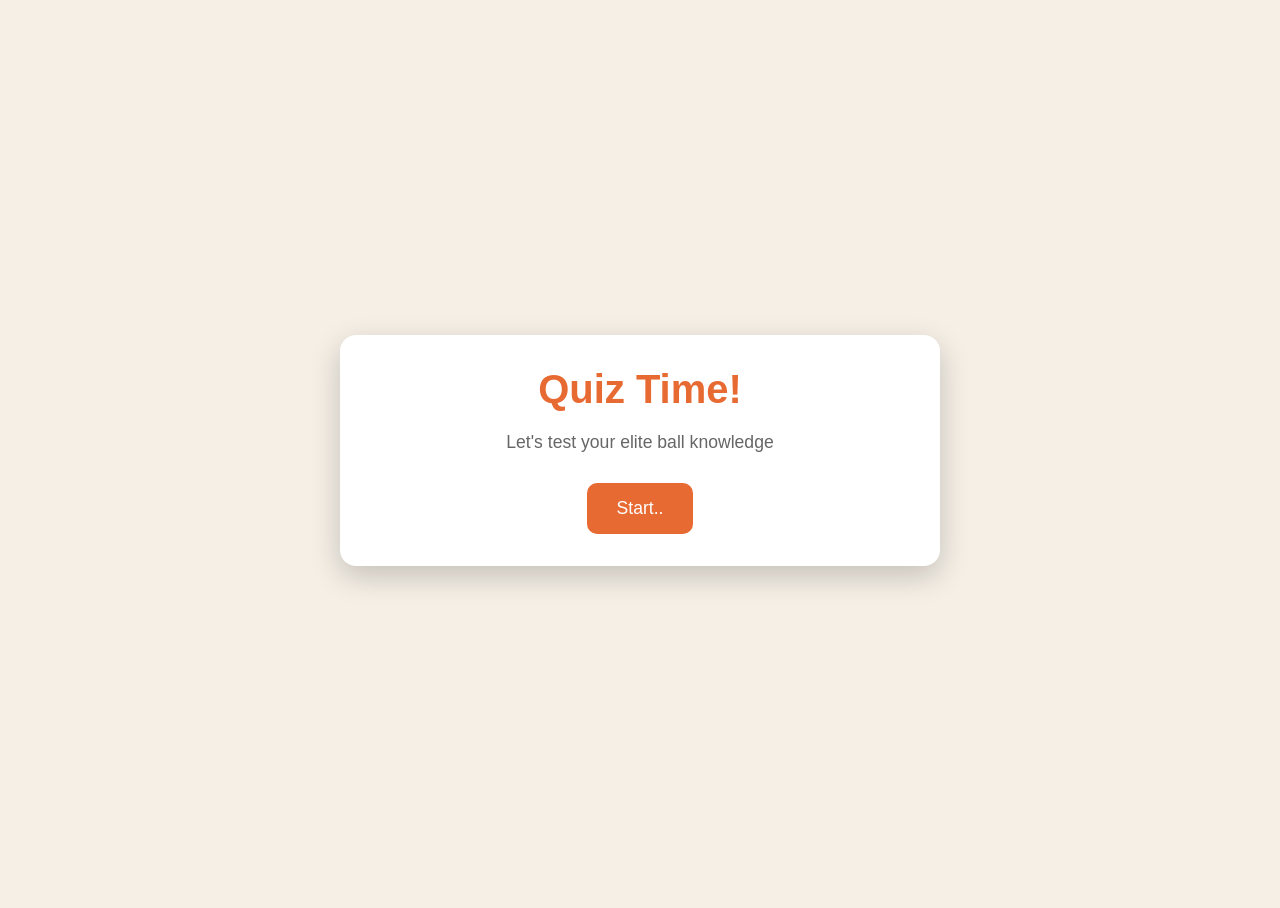
<file: 01-quizApp/index.html>
<!DOCTYPE html>
<html lang="en">

<head>
    <meta charset="UTF-8" />
    <meta name="viewport" content="width=device-width, initial-scale=1.0" />
    <title>Quiz App</title>
    <link rel="stylesheet" href="style.css" class="css" />
</head>

<body>
    <div class="container">
        <div class="screen active" id="start-screen">
            <h1>Quiz Time!</h1>
            <p>Let's test your elite ball knowledge</p>
            <button id="start-btn">Start..</button>
        </div>
        <div class="screen" id="quiz-screen">
            <div class="quiz-header">
                <h2 id="question-text">Question goes here</h2>
                <div>
                    <p>Question <span id="current-question">1</span> of <span id="total-questions">5</span>
                    </p>
                    <p>Score: <span id="score">0</span></p>
                </div>
            </div>
            <div id="answers-container" class="ans-container">

            </div>
            <div class="progress-bar">
                <div id="progress" class="progress"></div>
            </div>
        </div>

        <div id="result-screen" class="screen">
            <h1>Quiz Results</h1>
            <div class="result-info">
                <p>You scored <span id="final-score">0</span> out of <span id="max-score">5</span>
                </p>
                <div id="result-message">Good job!</div>
            </div>
            <button id="restart-btn">Restart Quiz</button>
        </div>
    </div>
    <script src="script.js"></script>
</body>

</html>
</file>
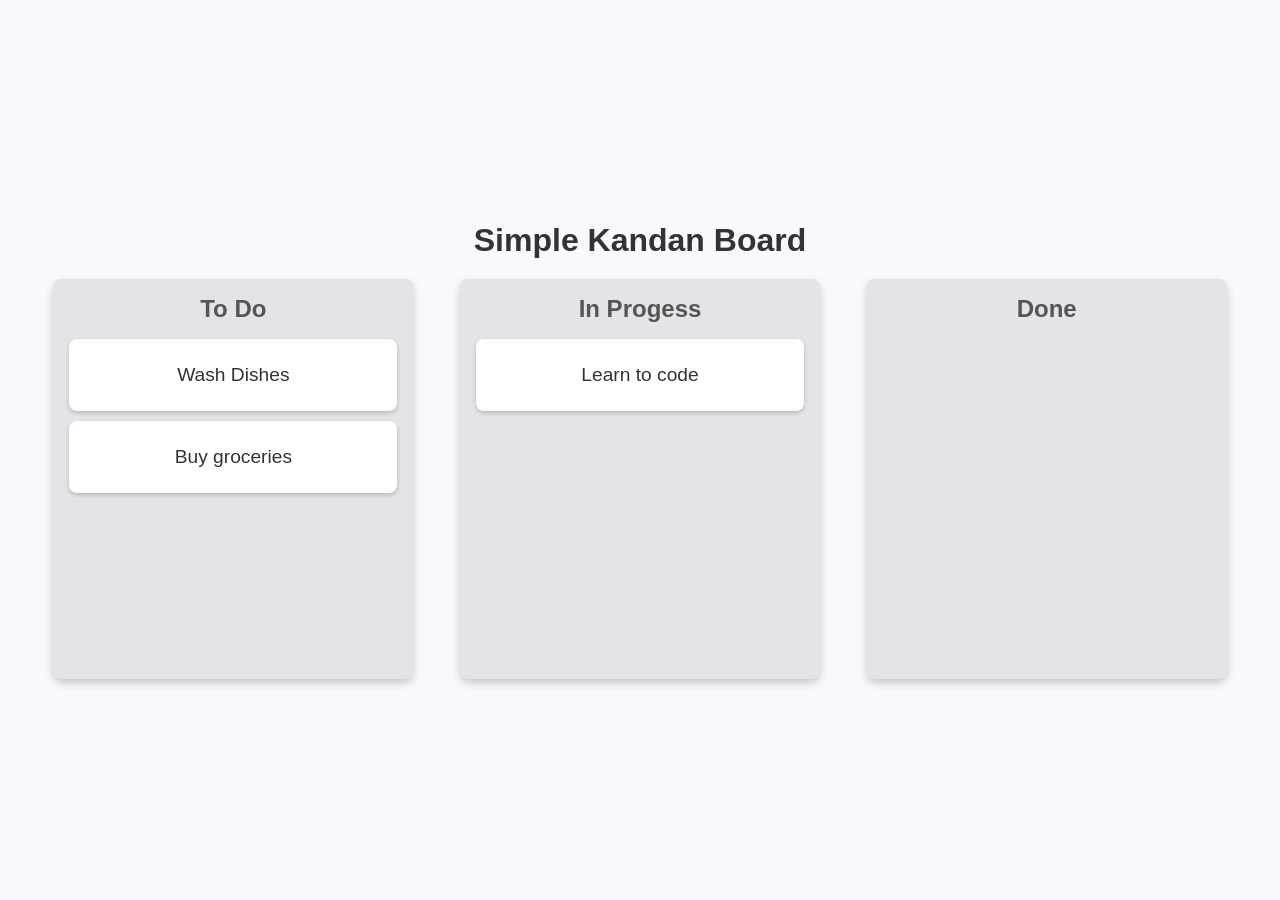
<file: 03-drag-drop-board/index.html>
<!DOCTYPE html>
<html lang="en">
<head>
    <meta charset="UTF-8">
    <meta name="viewport" content="width=device-width, initial-scale=1.0"/>
    <title>Drag and Drop</title>
    <link rel="stylesheet" href="style.css" class="css">
</head>
<body>
    <div class="container">
        <h1>Simple Kandan Board</h1>

        <div class="board">
            <!-- LIST 1  -->
            <div class="list" id="list1">
                <h2>To Do</h2>
                <div class="card" draggable="true" id="card1">Wash Dishes</div>
                <div class="card" draggable="true" id="card2">Buy groceries</div>
            </div>
            <!-- LIST 2 -->
             <div class="list" id="list2">
                <h2>In Progess</h2>
                <div class="card" draggable="true" id="card3">Learn to code</div>
            </div>
            <!-- LIST 3 -->
             <div class="list" id="list3">
                <h2>Done</h2>
            </div>
        </div>
    </div>
    <script src="script.js"></script>
</body>
</html>
</file>
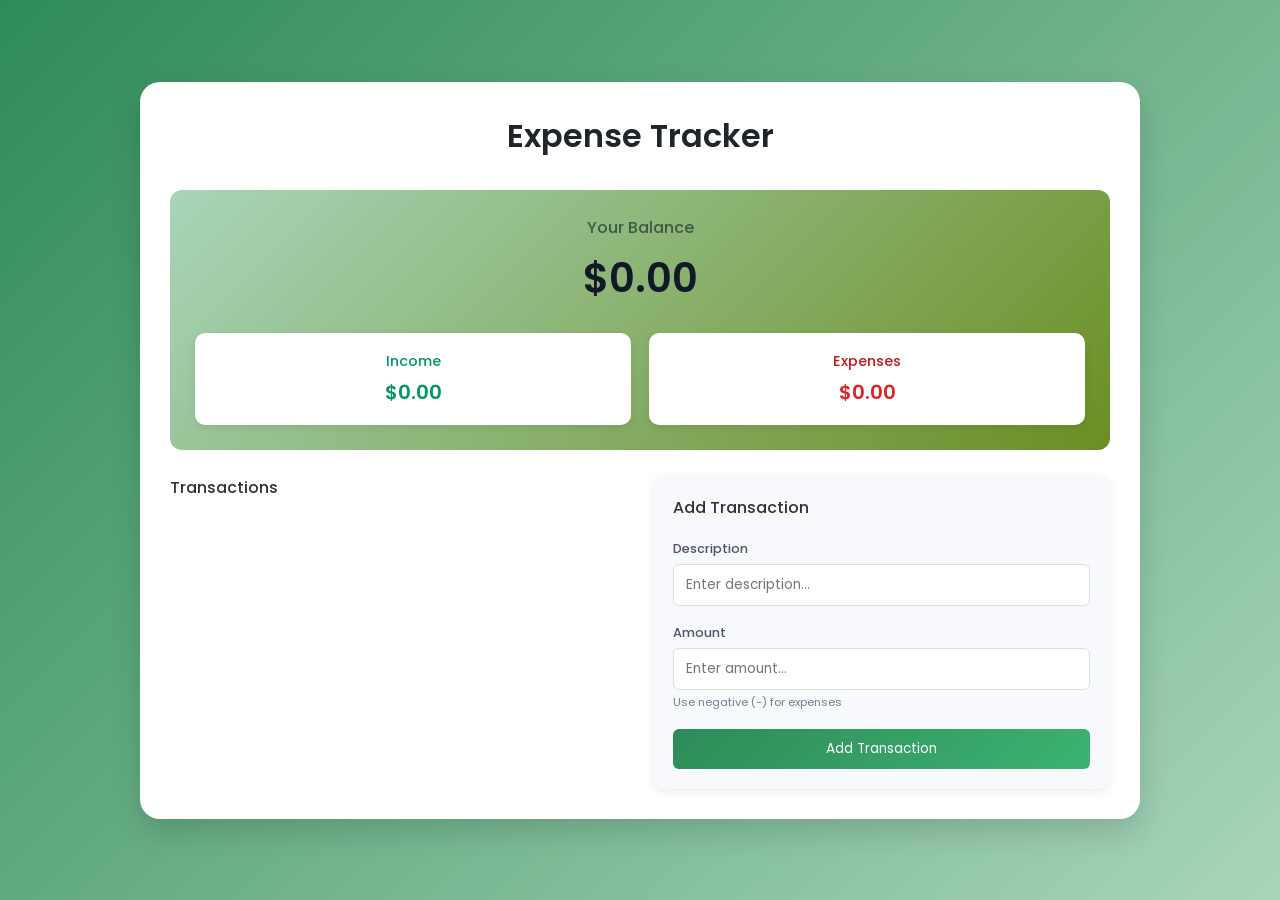
<file: 04-expense-tracker/index.html>
<!DOCTYPE html>
<html lang="en">

<head>
    <meta charset="UTF-8">
    <meta name="viewport" content="width=device-width, initial-scale=1.0">
    <title>Expense Tracker</title>

    <link rel="stylesheet" href="style.css">

    <link rel="preconnect" href="https://fonts.googleapis.com">
    <link rel="preconnect" href="https://fonts.gstatic.com" crossorigin>
    <link href="https://fonts.googleapis.com/css2?family=Poppins:wght@400;500;600;700&display=swap"
        rel="stylesheet">
</head>

<body>

    <div class="container">

        <h1>Expense Tracker</h1>

        <!-- BALANCE SECTION -->
        <div class="balance-container">

            <h2>Your Balance</h2>
            <h3 id="balance">$0.00</h3>

            <div class="summary">

                <div class="income">
                    <h3>Income</h3>
                    <p id="income-amount">$0.00</p>
                </div>

                <div class="expenses">
                    <h3>Expenses</h3>
                    <p id="expense-amount">$0.00</p>
                </div>

            </div>

        </div>


        <!-- MAIN CONTENT -->
        <div class="main-content">

            <!-- TRANSACTIONS -->
            <div class="transaction-container">

                <h2>Transactions</h2>

                <ul id="transaction-list">
                    <!-- TRANSACTIONS WILL APPEAR HERE -->
                </ul>

            </div>


            <!-- ADD TRANSACTION -->
            <div class="form-container">

                <h2>Add Transaction</h2>

                <form id="transaction-form">

                    <div class="form-group">

                        <label for="description">Description</label>

                        <input
                            type="text"
                            id="description"
                            placeholder="Enter description..."
                            required
                        >

                    </div>


                    <div class="form-group">

                        <label for="amount">Amount</label>

                        <input
                            type="number"
                            id="amount"
                            placeholder="Enter amount..."
                            required
                        >

                        <small>Use negative (-) for expenses</small>

                    </div>


                    <button type="submit">
                        Add Transaction
                    </button>

                </form>

            </div>

        </div>

    </div>

    <script src="script.js"></script>

</body>
</html>
</file>
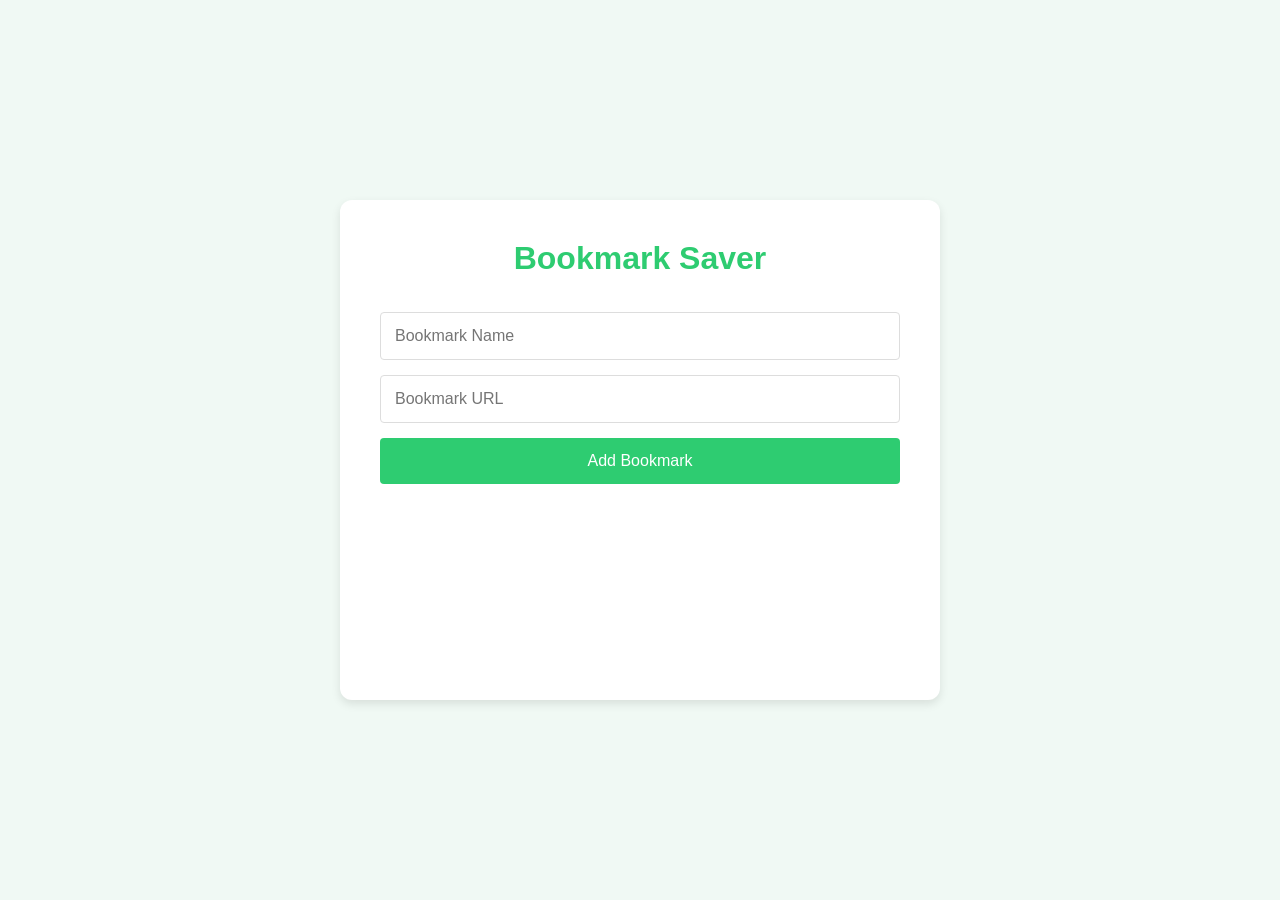
<file: 05-bookmark-saver/index.html>
<!DOCTYPE html>
<html lang="en">
<head>
    <meta charset="UTF-8">
    <meta name="viewport" content="width=device-width, initial-scale=1.0">
    <title>Bookmark saver</title>
    <link rel="stylesheet" href="style.css" class="css">
</head>
<body>
    <div class="app-container">
        <h1>Bookmark Saver</h1>
        <div class="input-container">
            <input type="text" id="bookmark-name" placeholder="Bookmark Name">
            <input type="text" id="bookmark-url" placeholder="Bookmark URL">
            <button id="add-bookmark">Add Bookmark</button>
        </div>

        <ul id="bookmark-list"></ul>
    </div>
    <script src="script.js"></script>
</body>
</html>
</file>
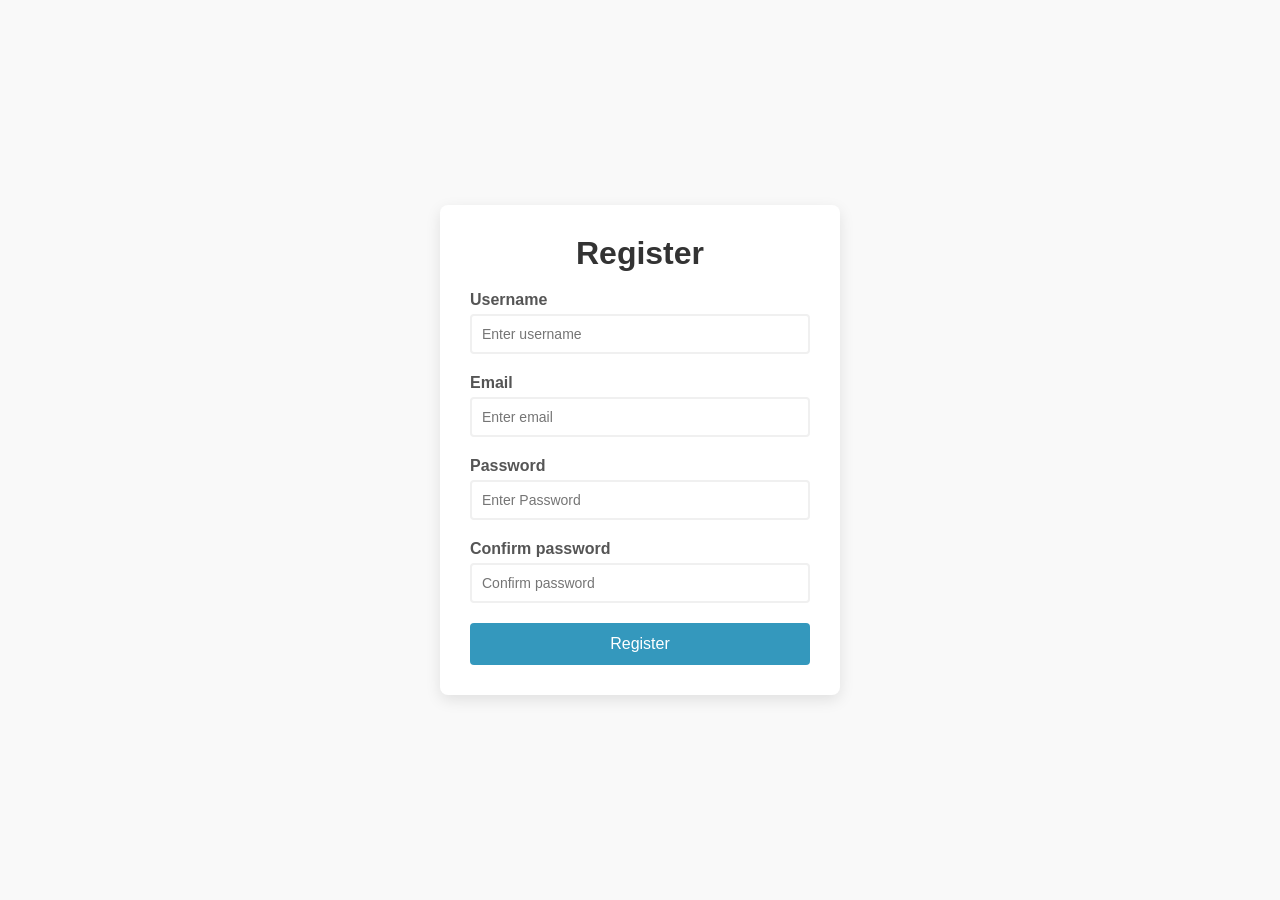
<file: 06-form-validator/index.html>
<!DOCTYPE html>
<html lang="en">
<head>
    <meta charset="UTF-8">
    <meta name="viewport" content="width=device-width, initial-scale=1.0">
    <title>Form Validator</title>
    <link rel="stylesheet" href="style.css" class="css">
</head>
<body>
    <div class="container">
        <form id="registration-form">
            <h1>Register</h1>

            <!-- username -->
            <div class="form-group">
                <label for="username">Username</label>
                <input type="text" id="username" placeholder="Enter username">
                <small></small>
            </div>
            <!-- email -->
             <div class="form-group">
                <label for="email">Email</label>
                <input type="email" id="email" placeholder="Enter email">
                <small></small>
            </div>
            <!-- password -->
             <div class="form-group">
                <label for="password">Password</label>
                <input type="password" id="password" placeholder="Enter Password">
                <small></small>
            </div>
            <!-- confirm password -->
             <div class="form-group">
                <label for="confirmPassword">Confirm password</label>
                <input type="password" id="confirmPassword" placeholder="Confirm password">
                <small></small>
            </div>
            <button type="submit">Register</button>
        </form>
    </div>

    <script src="script.js"></script>
</body>
</html>
</file>
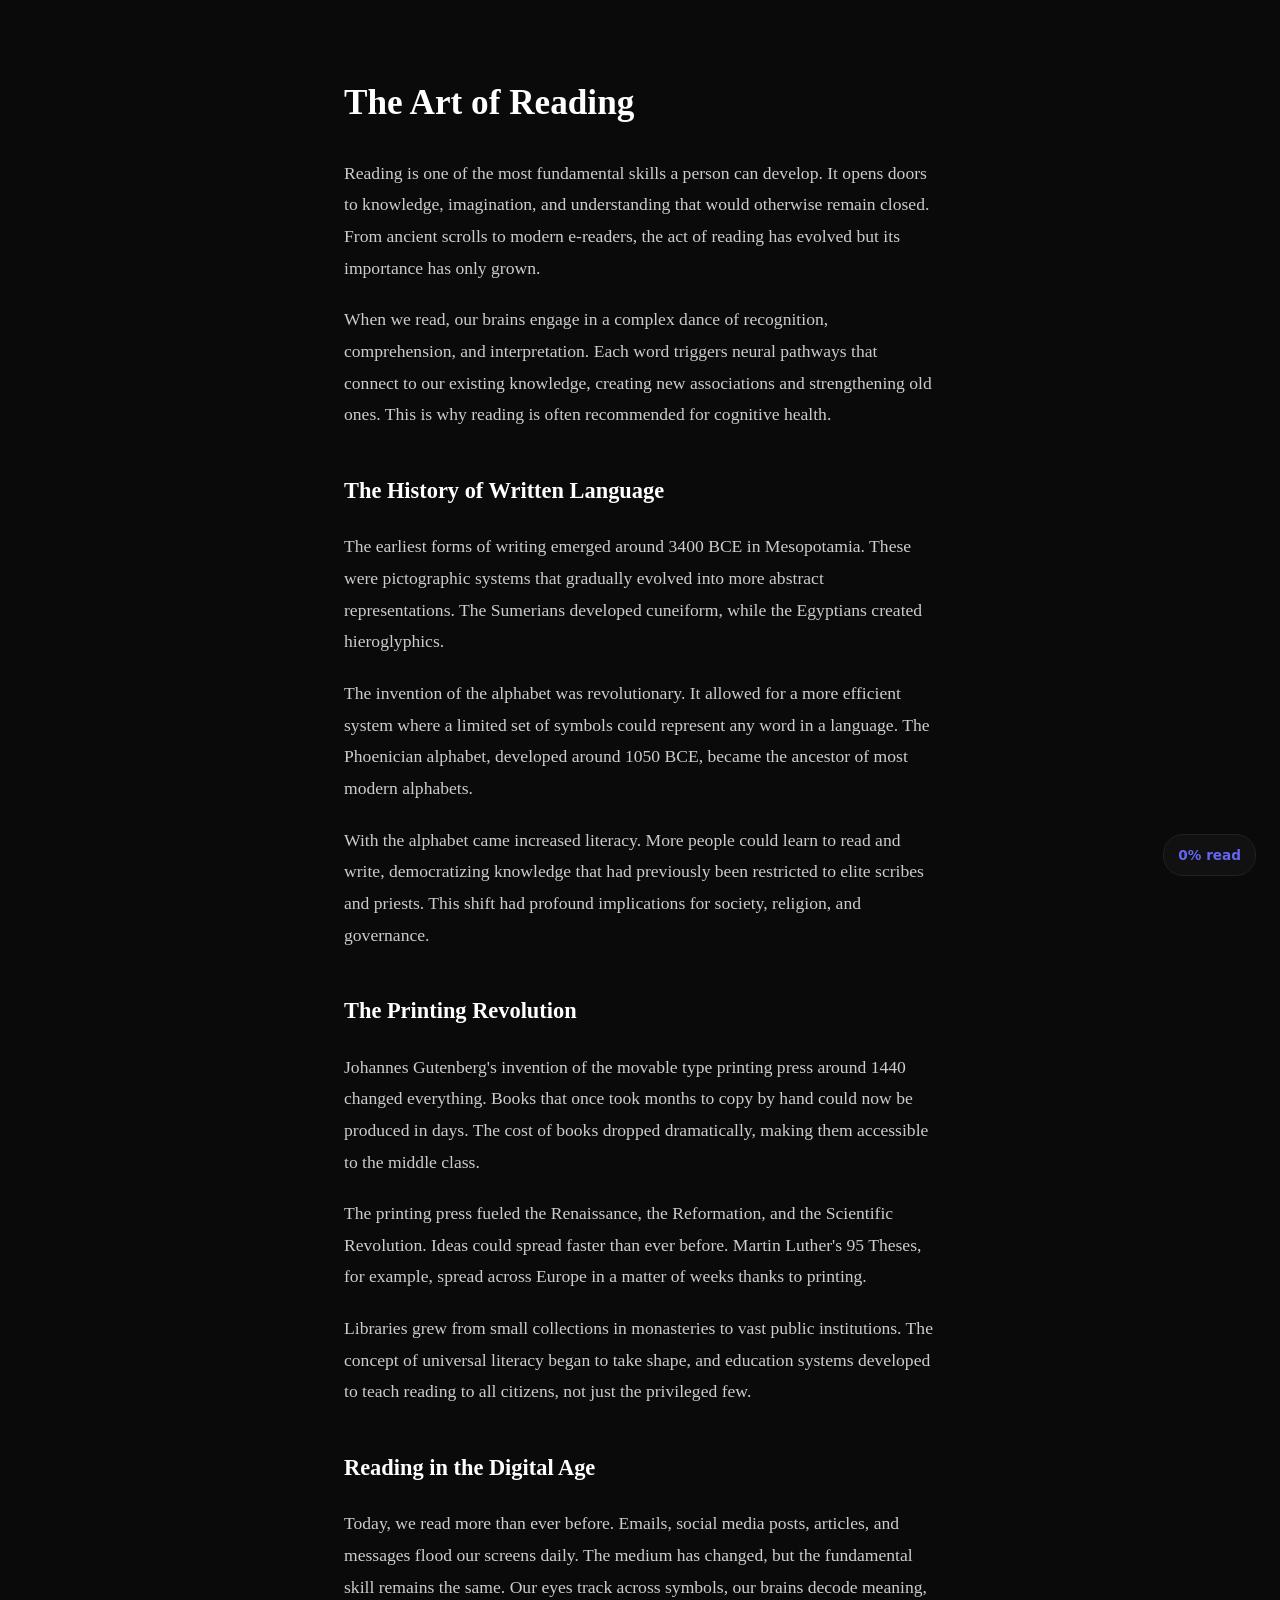
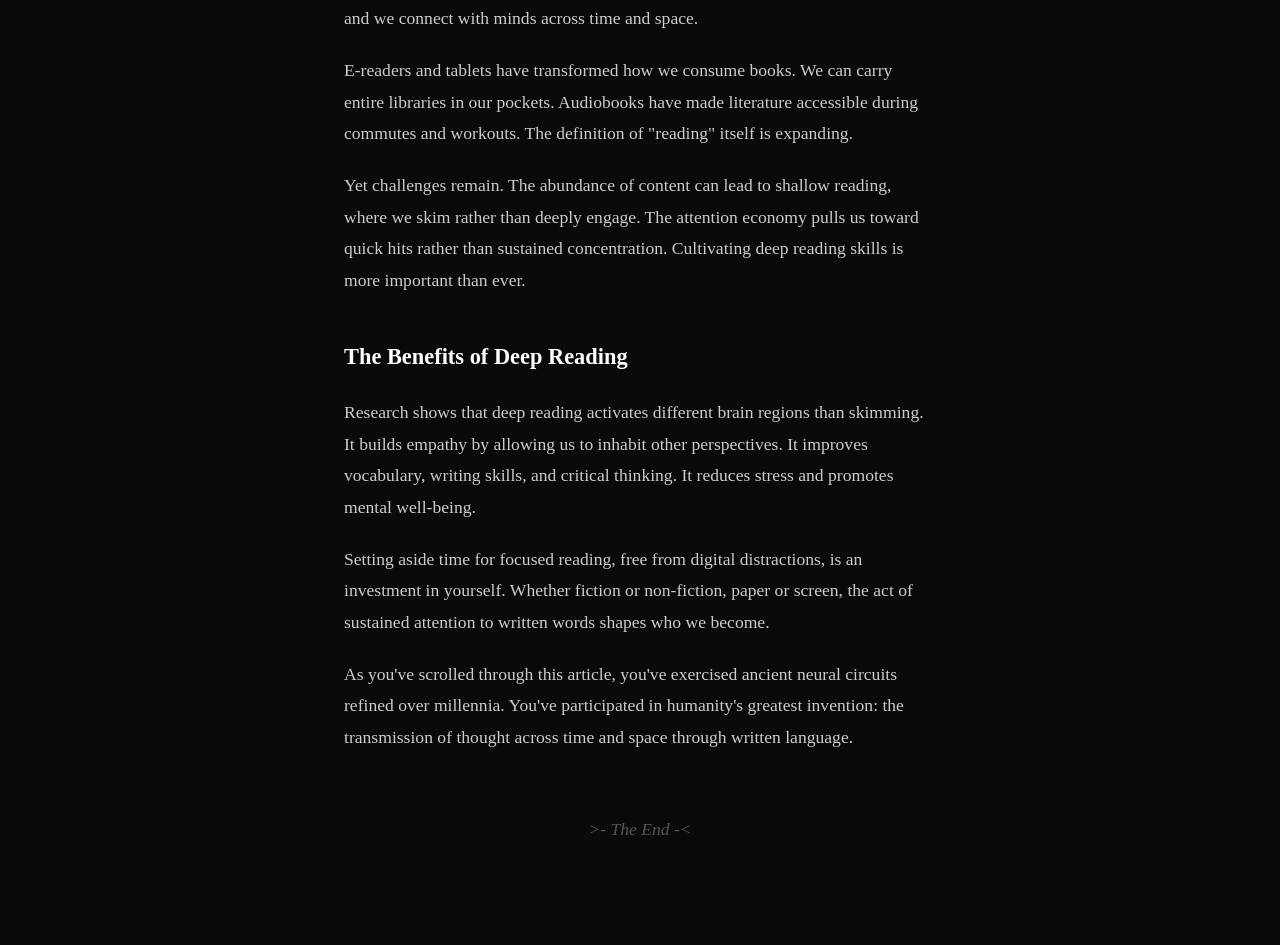
<file: 14-progress-scroll/index.html>
<!DOCTYPE html>
<html lang="en">
<head>
    <meta charset="UTF-8">
    <meta name="viewport" content="width=device-width, initial-scale=1.0">
    <title>Scroll Progess</title>
    <link rel="stylesheet" href="style.css" class="css"/>
    <script src="script.js" defer></script>
</head>
<body>
    <div class="progess-bar" id="progessBar"></div>
    <div class="badge" id="badge">0% read</div>

    <article class="content">
        <h1>The Art of Reading</h1>
        <p>
        Reading is one of the most fundamental skills a person can develop. It opens doors to
        knowledge, imagination, and understanding that would otherwise remain closed. From ancient
        scrolls to modern e-readers, the act of reading has evolved but its importance has only
        grown.
      </p>

      <p>
        When we read, our brains engage in a complex dance of recognition, comprehension, and
        interpretation. Each word triggers neural pathways that connect to our existing knowledge,
        creating new associations and strengthening old ones. This is why reading is often
        recommended for cognitive health.
      </p>

      <h2>The History of Written Language</h2>

      <p>
        The earliest forms of writing emerged around 3400 BCE in Mesopotamia. These were
        pictographic systems that gradually evolved into more abstract representations. The
        Sumerians developed cuneiform, while the Egyptians created hieroglyphics.
      </p>

      <p>
        The invention of the alphabet was revolutionary. It allowed for a more efficient system
        where a limited set of symbols could represent any word in a language. The Phoenician
        alphabet, developed around 1050 BCE, became the ancestor of most modern alphabets.
      </p>

      <p>
        With the alphabet came increased literacy. More people could learn to read and write,
        democratizing knowledge that had previously been restricted to elite scribes and priests.
        This shift had profound implications for society, religion, and governance.
      </p>

      <h2>The Printing Revolution</h2>

      <p>
        Johannes Gutenberg's invention of the movable type printing press around 1440 changed
        everything. Books that once took months to copy by hand could now be produced in days. The
        cost of books dropped dramatically, making them accessible to the middle class.
      </p>

      <p>
        The printing press fueled the Renaissance, the Reformation, and the Scientific Revolution.
        Ideas could spread faster than ever before. Martin Luther's 95 Theses, for example, spread
        across Europe in a matter of weeks thanks to printing.
      </p>

      <p>
        Libraries grew from small collections in monasteries to vast public institutions. The
        concept of universal literacy began to take shape, and education systems developed to teach
        reading to all citizens, not just the privileged few.
      </p>

      <h2>Reading in the Digital Age</h2>

      <p>
        Today, we read more than ever before. Emails, social media posts, articles, and messages
        flood our screens daily. The medium has changed, but the fundamental skill remains the same.
        Our eyes track across symbols, our brains decode meaning, and we connect with minds across
        time and space.
      </p>

      <p>
        E-readers and tablets have transformed how we consume books. We can carry entire libraries
        in our pockets. Audiobooks have made literature accessible during commutes and workouts. The
        definition of "reading" itself is expanding.
      </p>

      <p>
        Yet challenges remain. The abundance of content can lead to shallow reading, where we skim
        rather than deeply engage. The attention economy pulls us toward quick hits rather than
        sustained concentration. Cultivating deep reading skills is more important than ever.
      </p>

      <h2>The Benefits of Deep Reading</h2>

      <p>
        Research shows that deep reading activates different brain regions than skimming. It builds
        empathy by allowing us to inhabit other perspectives. It improves vocabulary, writing
        skills, and critical thinking. It reduces stress and promotes mental well-being.
      </p>

      <p>
        Setting aside time for focused reading, free from digital distractions, is an investment in
        yourself. Whether fiction or non-fiction, paper or screen, the act of sustained attention to
        written words shapes who we become.
      </p>

      <p>
        As you've scrolled through this article, you've exercised ancient neural circuits refined
        over millennia. You've participated in humanity's greatest invention: the transmission of
        thought across time and space through written language.
      </p>

      <p class="end">>- The End -<</p>
    </article>
</body>
</html>
</file>
<file: 01-quizApp/style.css>
/* basic reset */

*{
    margin-top: 0;
    padding: 0;
    box-sizing: border-box;
}

body{
    background: #f5efe6;
    display: flex;
    justify-content: center;
    align-items: center;
    min-height: 100vh;
    padding: 1rem;
    font-family: sans-serif;
}

.container{
    background-color: white;
    border-radius: 1rem;
    box-shadow: 0 10px 30px rgba(0, 0, 0, 0.2);
    width: 100%;
    max-width: 600px;
    overflow: hidden;
    position: relative;
}

/* SCREENS */
.screen{
    display: none;
    padding: 2rem;
    text-align: center;
}

.screen.active{
    display: block;
}

/* START SCREENS */
#start-screen h1{
    color: #e86a33;
    margin-bottom: 20px;
    font-size: 2.5rem;
}
#start-screen p{
    color: #666;
    margin-bottom: 30px;
    font-size: 1.1rem;
}

.quiz-header{
    margin-bottom: 2rem;
}

#question-text{
    color: #333;
    font-size: 1.5rem;
    margin-bottom: 1rem;
    line-height: 1.4;
}

.quiz-info{
    display: flex;
    justify-content: space-between;
    color: #666;
    margin-bottom: 10px;
}

.ans-container{
    display: flex;
    flex-direction: column;
    gap: 10px;
    margin-bottom: 25px;
}

.ans-btn{
    background-color: #f8f0e5;
    color: #333;
    border: 2px solid #eadbc8;
    border-radius: 10px;
    padding: 1rem;
    cursor: pointer;
    text-align-last: left;
    transition: all 0.3s ease;
}

.ans-btn:hover{
    background-color: #eadbc8;
    border-color: #dac0ae;
}

.ans-btn.correct{
    background-color: #e6fff0;
    border-color: #a3f0c4;
    color: #28a745;
}

.ans-btn.incorrect{
    background-color: #fff0f0;
    border-color: #ffbdbd;
    color: #dc3545;
}

.progress-bar{
    height: 10px;
    background-color: #f8f0e5;
    border-color: 5px;
    overflow: hidden;
    margin-top: 20px;
}

.progress{
    height: 100%;
    background-color: #e86a33;
    width: 0%;
    transition: width 0.3s ease;
}

/* RESULT SCREEN */
#result-screen h1{
    color: #e86a33;
    margin-bottom: 30px;
}

.result-info{
    background-color: #f8f0e5;
    border-radius: 10px;
    padding: 20px;
    margin-bottom: 30px;
}

.result-info p{
    font-size: 1.2rem;
    color: #333;
    margin-bottom: 1rem;
}

button{
    background-color: #e86a33;
    color: white;
    border: none;
    border-radius: 10px;
    padding: 15px 30px;
    font-size: 1.1rem;
    cursor: pointer;
    transition: background-color 0.3s ease;
}

button:hover{
    background-color: #d45b28;
}

/* RESPONSIVE DESIGN */
@media (max-width:500px) {
    /* when we hit 500px and below, implement the styles below */

    .screen{
        padding: 1rem;
    }

    #start-screen h1{
        font-size: 2rem;
    }

    #question-text{
        font-size: 2rem;
    }

    .ans-btn{
        padding: 12px;
    }

    button{
        padding: 12px 25px;
        font-size: 1rem;
    }
}
</file>
<file: 03-drag-drop-board/style.css>
* {
    margin: 0;
    padding: 0;
    box-sizing: border-box;
}

body {
    font-family: sans-serif;
    background-color: #f7f9fc;
    display: flex;
    justify-content: center;
    align-items: center;
    min-height: 100vh;
}

.container {
    text-align: center;
    width: 100%;
    padding: 1.2rem;
}

h1 {
    color: #333;
    margin-bottom: 20px;
    font-size: 2rem;
}

.board {
    display: flex;
    justify-content: space-around;
    align-items: flex-start;
    width: 100%;
    max-width: 1200px;
    margin: 0 auto;
    gap: 20px;
}

.list {
    background-color: #e3e4e8;
    padding: 1rem;
    border-radius: 8px;
    width: 30%;
    min-height: 400px;
    box-shadow: 0 4px 8px rgba(0, 0, 0, 0.2);
}

.list h2 {
    color: #555;
    margin-bottom: 1rem;
    font-size: 1.5rem;
}

.card {
    background-color: white;
    color: #333;
    margin-bottom: 10px;
    padding: 25px;
    border-radius: 8px;
    cursor: grab;
    font-size: 1.2rem;
    box-shadow: 0 2px 4px rgba(0, 0, 0, 0.2);
    transition: transform 0.2s, box-shadow 0.2s;
}

.card:active {
    cursor: grabbing;
    transform: scale(1.05);
    box-shadow: 0 2px 8px rgba(0, 0, 0, 0.2);
}

.list.over {
    background-color: #d1d3d8;
}

@media (max-width: 768px) {
    .board {
        flex-direction: column;
        align-items: center;
    }

    .list {
        width: 80%;
        margin-bottom: 20px;
    }
}
</file>
<file: 04-expense-tracker/style.css>
* {
    margin: 0;
    padding: 0;
    box-sizing: border-box;
}

body {
    min-height: 100vh;
    padding: 30px 20px;

    display: flex;
    justify-content: center;
    align-items: center;

    font-family: "Poppins", sans-serif;

    background: linear-gradient(
        135deg,
        #2e8b57,
        #a8d5ba
    );

    color: #2d3436;
}


/* MAIN WHITE CONTAINER */

.container {
    width: 100%;
    max-width: 1000px;

    background: #ffffff;

    padding: 30px;

    border-radius: 20px;

    box-shadow: 0 12px 30px rgba(0, 0, 0, 0.15);
}


/* TITLE */

.container > h1 {
    text-align: center;

    font-size: 2rem;
    font-weight: 600;

    color: #20242c;

    margin-bottom: 30px;
}


/* =========================
   BALANCE SECTION
========================= */

.balance-container {
    background: linear-gradient(
        135deg,
        #a8d5ba,
        #6b8e23
    );

    border-radius: 12px;

    padding: 25px;

    text-align: center;

    margin-bottom: 25px;
}


/* DON'T USE GLOBAL h2 BACKGROUND */

.balance-container h2 {
    background: none;
    padding: 0;
    margin: 0;

    color: #3f5947;

    font-size: 1rem;
    font-weight: 500;
}


.balance-container > h3 {
    font-size: 2.5rem;

    color: #111827;

    margin: 8px 0 25px;

    font-weight: 600;
}


/* =========================
   INCOME / EXPENSE
========================= */

.summary {
    display: grid;

    grid-template-columns: 1fr 1fr;

    gap: 18px;
}


.income,
.expenses {
    background: white;

    padding: 18px;

    border-radius: 10px;

    box-shadow: 0 3px 8px rgba(0, 0, 0, 0.08);
}


.income h3,
.expenses h3 {
    background: none;
    padding: 0;
    margin: 0 0 5px;

    font-size: 0.9rem;
    font-weight: 500;
}


.income h3 {
    color: #059669;
}


.expenses h3 {
    color: #b91c1c;
}


.income p,
.expenses p {
    font-size: 1.25rem;

    font-weight: 600;
}


.income p {
    color: #059669;
}


.expenses p {
    color: #dc2626;
}


/* =========================
   MAIN CONTENT
========================= */

.main-content {
    display: grid;

    grid-template-columns: 1fr 1fr;

    gap: 25px;
}


/* =========================
   TRANSACTIONS
========================= */

.transaction-container {
    min-height: 300px;
}


.transaction-container h2,
.form-container h2 {
    background: none;

    padding: 0;

    margin: 0 0 20px;

    font-size: 1rem;

    font-weight: 500;

    color: #333;
}


#transaction-list {
    list-style: none;

    max-height: 350px;

    overflow-y: auto;
}


.transaction {
    display: flex;

    justify-content: space-between;

    align-items: center;

    padding: 12px 15px;

    margin-bottom: 10px;

    background: #fff;

    border-radius: 8px;

    box-shadow: 0 2px 8px rgba(0, 0, 0, 0.08);

    border-right: 4px solid;
}


.transaction.income {
    border-right-color: #059669;
}


.transaction.expense {
    border-right-color: #dc2626;
}


.transaction .delete-btn {
    background: none;

    border: none;

    color: #dc2626;

    cursor: pointer;

    font-size: 1.2rem;
}


/* =========================
   FORM
========================= */

.form-container {
    background: #f7f9fc;

    padding: 20px;

    border-radius: 12px;

    box-shadow: 0 3px 10px rgba(0, 0, 0, 0.08);
}


.form-container form {
    display: flex;

    flex-direction: column;

    gap: 18px;
}


.form-group {
    display: flex;

    flex-direction: column;
}


label {
    margin-bottom: 6px;

    font-size: 0.8rem;

    font-weight: 500;

    color: #4a5568;
}


input {
    width: 100%;

    padding: 10px 12px;

    border: 1px solid #d9dee7;

    border-radius: 6px;

    font-family: inherit;

    font-size: 0.85rem;

    background: white;
}


input:focus {
    outline: none;

    border-color: #3cb371;

    box-shadow: 0 0 0 2px rgba(60, 179, 113, 0.15);
}


small {
    margin-top: 4px;

    color: #718096;

    font-size: 0.7rem;
}


/* BUTTON */

button[type="submit"] {
    width: 100%;

    padding: 10px;

    border: none;

    border-radius: 6px;

    background: linear-gradient(
        135deg,
        #2e8b57,
        #3cb371
    );

    color: white;

    font-family: inherit;

    font-size: 0.85rem;

    cursor: pointer;

    transition: 0.2s;
}


button[type="submit"]:hover {
    transform: translateY(-1px);

    box-shadow: 0 4px 10px rgba(46, 139, 87, 0.25);
}


/* =========================
   RESPONSIVE
========================= */

@media (max-width: 750px) {

    .main-content {
        grid-template-columns: 1fr;
    }

}


@media (max-width: 500px) {

    body {
        padding: 15px;
    }

    .container {
        padding: 20px;
    }

    .summary {
        grid-template-columns: 1fr;
    }

    .balance-container > h3 {
        font-size: 2.2rem;
    }

}
</file>
<file: 05-bookmark-saver/style.css>
* {
    margin: 0;
    padding: 0;
    box-sizing: border-box;
}

body {
    font-family: sans-serif;
    background-color: #f0f9f4;
    color: #333;

    display: flex;
    justify-content: center;
    align-items: center;

    min-height: 100vh;
    padding: 20px;
}

.app-container {
    background-color: #fff;
    padding: 40px;
    border-radius: 12px;

    box-shadow: 0 4px 10px rgba(0, 0, 0, 0.1);

    max-width: 600px;
    width: 90%;
    min-height: 500px;

    text-align: center;
}

h1 {
    color: #2ecc71;
    margin-bottom: 35px;
}


/* INPUT SECTION */

.input-container {
    display: flex;
    flex-direction: column;
    gap: 15px;

    margin-bottom: 30px;
}

input {
    width: 100%;
    padding: 14px;

    border-radius: 4px;
    border: 1px solid #ddd;

    font-size: 16px;
}

button {
    width: 100%;
    padding: 14px;

    background-color: #2ecc71;
    color: white;

    border: none;
    border-radius: 4px;

    cursor: pointer;

    font-size: 16px;

    transition: background-color 0.3s ease;
}

button:hover {
    background-color: #27ae60;
}


/* BOOKMARK LIST */

#bookmark-list {
    list-style: none;
    padding: 0;

    text-align: left;
}

#bookmark-list li {
    background-color: #f9f9f9;

    padding: 15px 20px;

    border: 1px solid #ddd;

    margin-bottom: 15px;

    display: flex;
    justify-content: space-between;
    align-items: center;

    border-radius: 4px;
}

#bookmark-list a {
    color: #2ecc71;
    text-decoration: none;

    font-size: 18px;
}

#bookmark-list button {
    background-color: #e74c3c;

    width: auto;

    padding: 10px 18px;

    font-size: 15px;
}

#bookmark-list button:hover {
    background-color: #c0392b;
}


/* MOBILE */

@media (max-width: 500px) {

    .app-container {
        padding: 25px 20px;
    }

    h1 {
        font-size: 2rem;
    }

}
</file>
<file: 06-form-validator/style.css>
* {
    margin: 0;
    padding: 0;
    box-sizing: border-box;
}

body {
    background-color: #f9f9f9;
    font-family: sans-serif;
    display: flex;
    align-items: center;
    justify-content: center;
    min-height: 100vh;
}

.container {
    background-color: #fff;
    border-radius: 8px;
    box-shadow: 0px 5px 15px rgba(0, 0, 0, 0.1);
    width: 100%;
    max-width: 400px;
    padding: 30px;
    overflow: hidden;
}

h1 {
    text-align: center;
    color: #333;
    margin-bottom: 1.2rem;
}

.form-group {
    margin-bottom: 20px;
    position: relative;
}

label {
    display: block;
    margin-bottom: 5px;
    color: #555;
    font-weight: bold;
}

input {
    border: 2px solid #f0f0f0;
    border-radius: 4px;
    display: block;
    width: 100%;
    padding: 10px;
    font-size: 14px;
    transition: border-color 0.3s;
}

input:focus {
    outline: none;
    border-color: #3498db;
}

small {
    visibility: hidden;
    position: absolute;
    bottom: -18px;
    left: 0;
    font-size: 12px;
}

button {
    cursor: pointer;
    background: #3498bd;
    border: none;
    color: white;
    display: block;
    font-size: 1rem;
    margin-top: 20px;
    padding: 12px;
    border-radius: 4px;
    width: 100%;
    transition: background-color 0.3s;
}

button:hover {
    background-color: #2980b9;
}

.form-group.error input {
    border-color: #e74c3c;
}

.form-group.success input {
    border-color: #2ecc71;
}

.form-group.error small {
    visibility: visible;
    color: #e74c3c;
}
</file>
<file: 14-progress-scroll/style.css>
* {
    margin: 0;
    padding: 0;
    box-sizing: border-box;
}

body {
    font-family: "Georgia", serif;
    background: #0a0a0a;
    color: #ccc;
    line-height: 1.8;
}

.progess-bar {
    position: fixed;
    top: 0;
    left: 0;
    height: 3px;
    background: linear-gradient(90deg, #6366f1, #8b5cf6);
    width: 0%;
    z-index: 100;
    transition: width 0.1s;
}

.badge {
    position: fixed;
    bottom: 24px;
    right: 24px;
    background: #111;
    border: 1px solid #222;
    padding: 8px 14px;
    border-radius: 20px;
    font-family: system-ui, sans-serif;
    font-size: 0.85rem;
    font-weight: 600;
    color: #6366f1;
    z-index: 100;
    transition: all 0.2s ease;
}

.badge.complete {
    background: #6366f1;
    color: #fff;
    border-color: #6366f1;
}

.content {
    max-width: 640px;
    margin: 0 auto;
    padding: 80px 24px;
}

h1 {
    font-size: 2.2rem;
    color: #fff;
    margin-bottom: 32px;
    line-height: 1.3;
}

h2 {
    font-size: 1.4rem;
    color: #fff;
    margin: 40px 0 20px;
}

p {
    margin-bottom: 20px;
    font-size: 1.1rem;
}

.end {
    text-align: center;
    color: #555;
    margin-top: 60px;
    font-style: italic;
}
</file>
